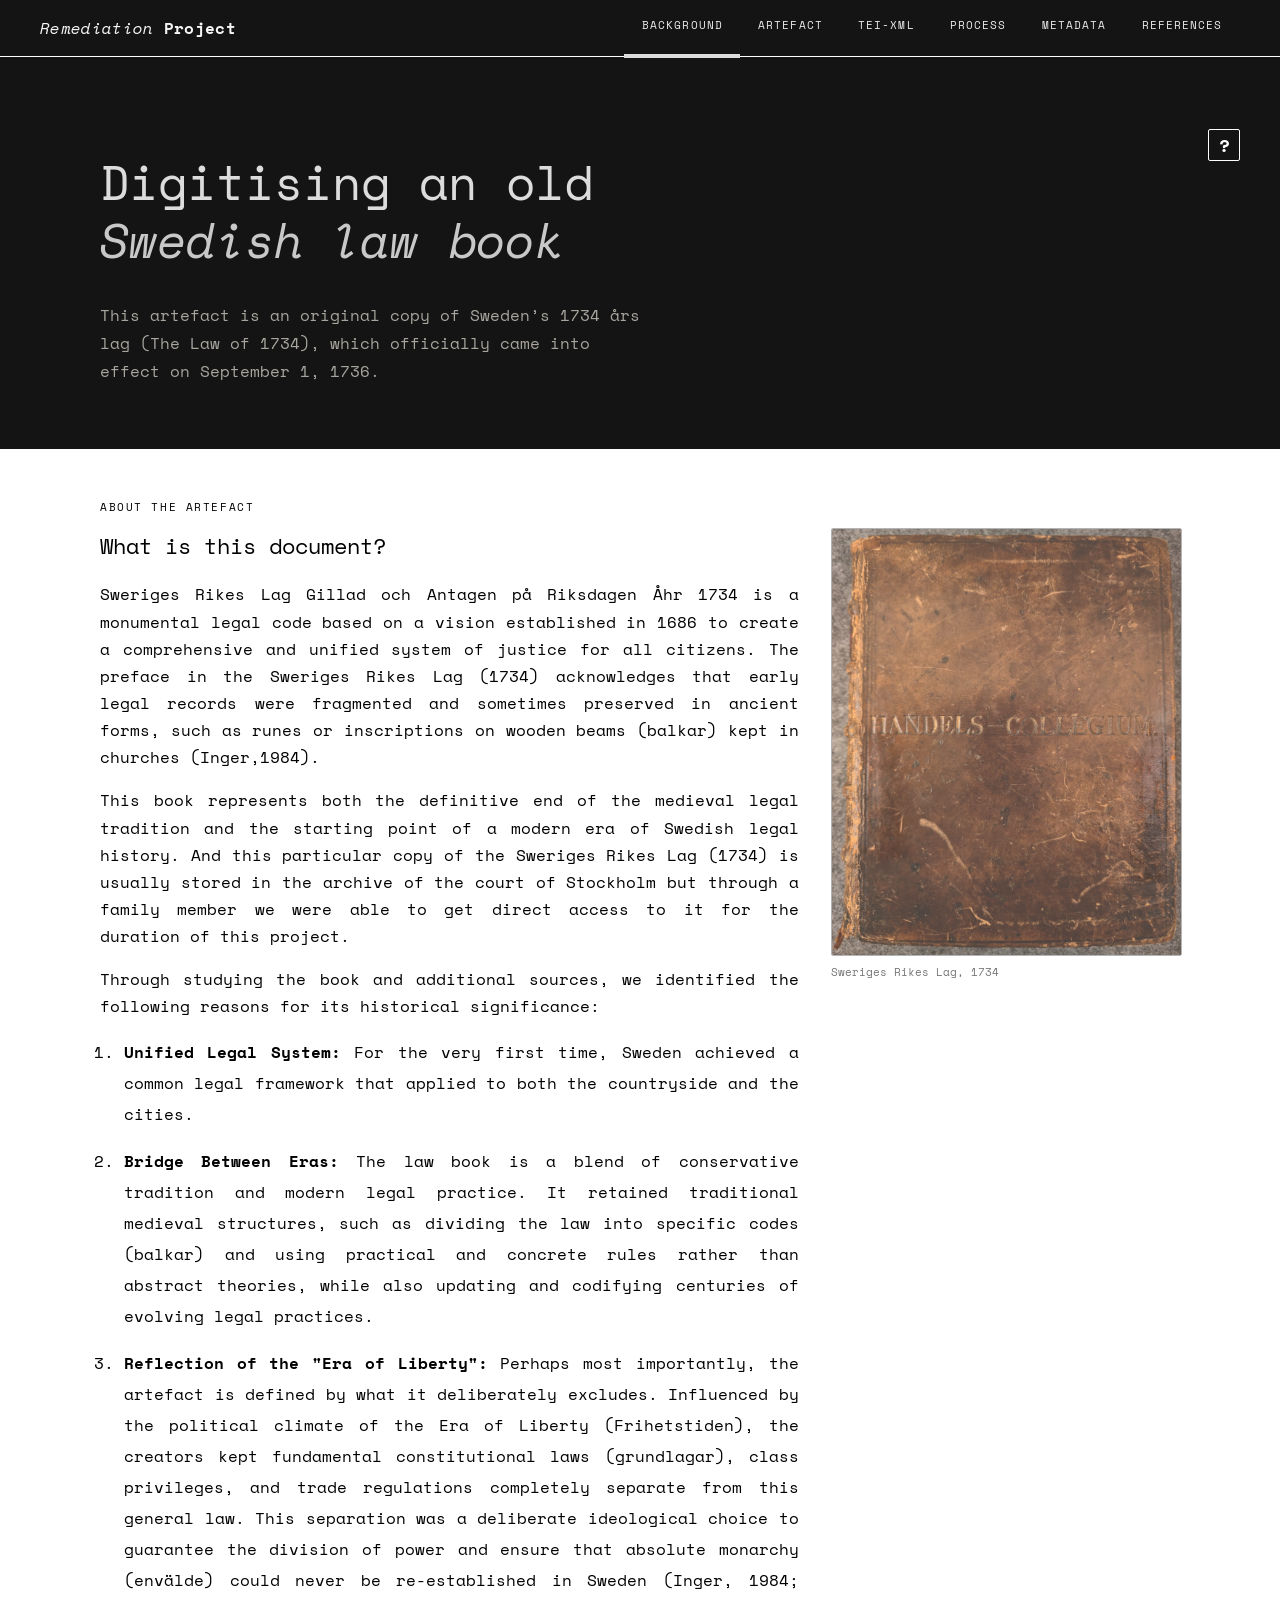
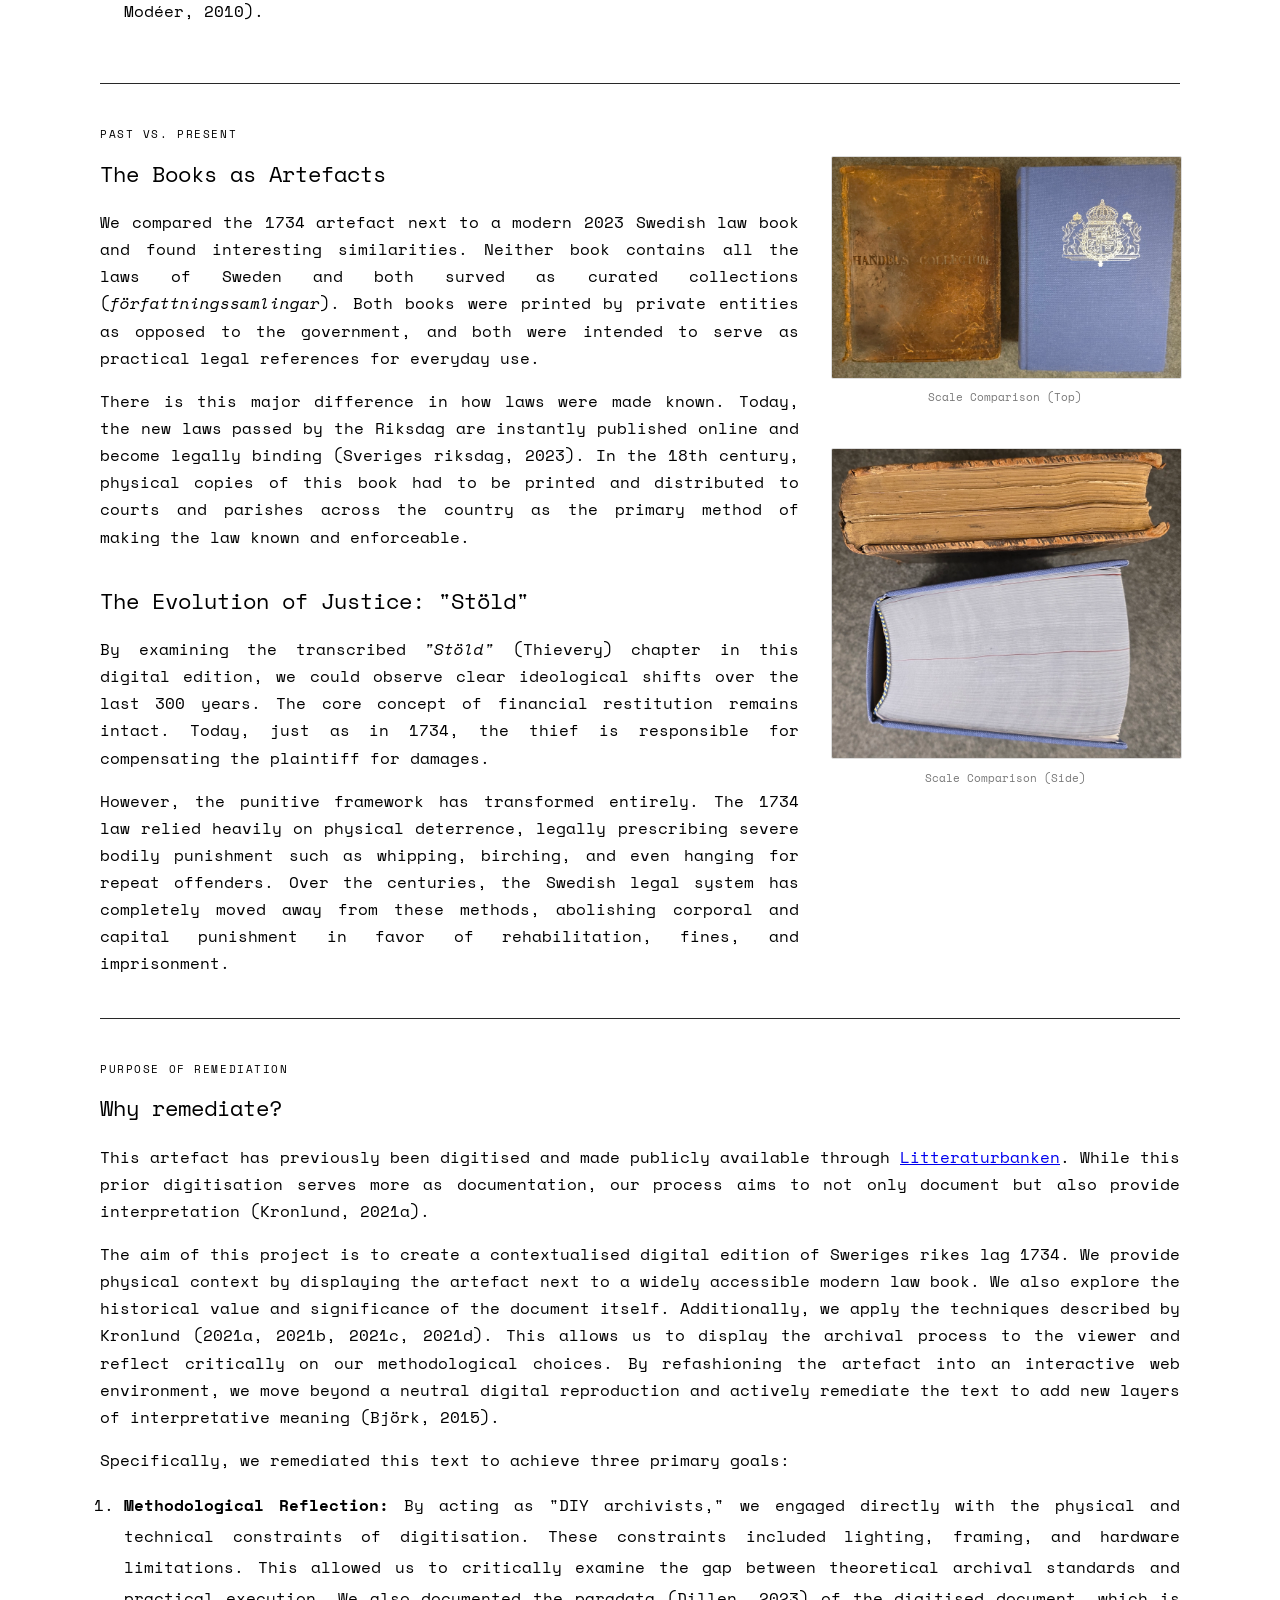
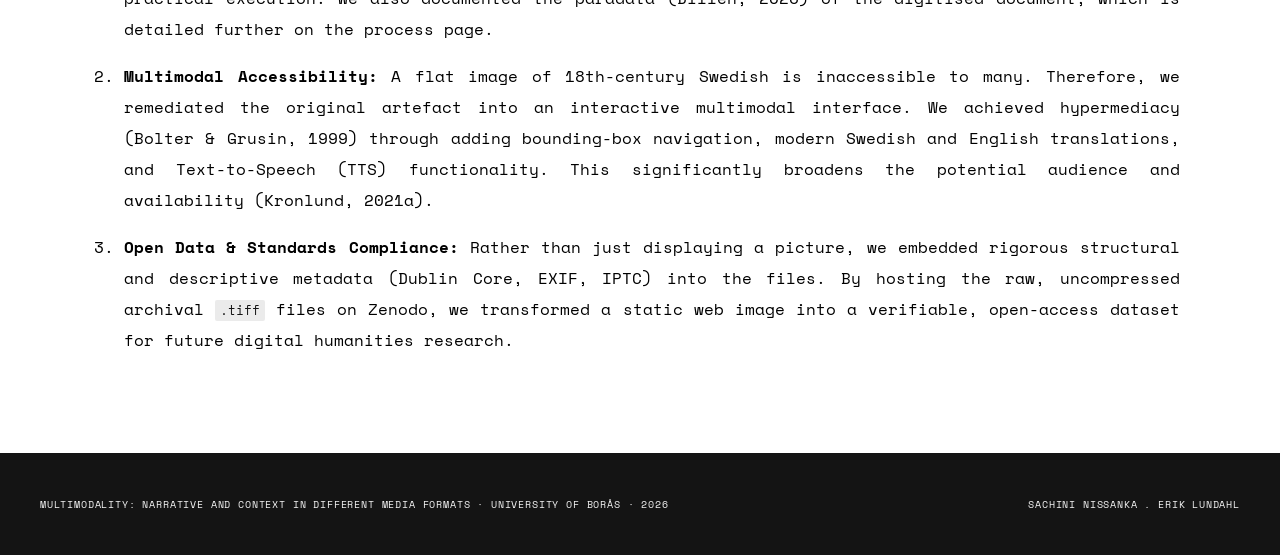
<file: index.html>
<!DOCTYPE html>
<html lang="en">
<head>
  <meta charset="UTF-8">
  <meta name="viewport" content="width=device-width, initial-scale=1.0">
  <title>Multimodality Remediation Project</title>
  <link href="https://fonts.googleapis.com/css2?family=Space+Mono:wght@400;700&display=swap" rel="stylesheet">
  <link rel="stylesheet" href="style.css">
  
  <script src="script.js" defer></script>
</head>
<body>
    
    <nav>
        <a href="index.html" class="nav-logo">Remediation <span>Project</span></a>
        <ul class="nav-links">
            <li><a href="index.html" class="active">Background</a></li>
            <li><a href="artefact.html">Artefact</a></li>
            <li><a href="teixml.html">TEI-XML</a></li>
            <li><a href="process.html">Process</a></li>
            <li><a href="metadata.html">Metadata</a></li>
            <li><a href="references.html">References</a></li>
        </ul>
    </nav>

    <header class="page-header">
        <div class="page-header-inner">
            <h1>Digitising an old<br><em>Swedish law book</em></h1>
            <p>This artefact is an original copy of Sweden’s 1734 års lag (The Law of 1734), which officially came into effect on September 1, 1736. </p>
        </div>
        
        <button id="help-btn" class="help-btn">?</button>
    </header>

    <main>
        <div>
            <span class="topic">About the artefact</span>
             <div class="about-grid">
                <div class="bodytext">
                    <h2>What is this document?</h2>
                    <p>
                        Sweriges Rikes Lag Gillad och Antagen på Riksdagen Åhr 1734 is a monumental legal code based on a vision 
                        established in 1686 to create a comprehensive and unified system of justice for all citizens. The preface in 
                        the Sweriges Rikes Lag (1734) acknowledges that early legal records were fragmented and sometimes preserved in 
                        ancient forms, such as runes or inscriptions on wooden beams (balkar) kept in churches (Inger,1984).
                    </p>
                    <p>
                        This book represents both the definitive end of the medieval legal tradition and the starting point of a 
                        modern era of Swedish legal history. And this particular copy of the Sweriges Rikes Lag (1734) is usually stored in 
                        the archive of the court of Stockholm but through a family member we were able to get direct access to it for the 
                        duration of this project.
                    </p>
                    <p>Through studying the book and additional sources, we identified the following reasons for its historical significance:</p>
                    <p>
                        <ol>
                           <li>
                                <strong>Unified Legal System:</strong> For the very first time, Sweden achieved a common legal framework 
                                that applied to both the countryside and the cities.
                           </li> 
                           <li>
                                <strong>Bridge Between Eras:</strong> The law book is a blend of conservative tradition and 
                                modern legal practice. It retained traditional medieval structures, such as dividing the law into specific 
                                codes (balkar) and using practical and concrete rules rather than abstract theories, while also 
                                updating and codifying centuries of evolving legal practices.
                           </li>
                           <li>
                                <strong>Reflection of the "Era of Liberty":</strong>  Perhaps most importantly, the artefact is defined 
                                by what it deliberately excludes. Influenced by the political climate of the Era of Liberty 
                                (Frihetstiden), the creators kept fundamental constitutional laws (grundlagar), class privileges, and 
                                trade regulations completely separate from this general law. This separation was a deliberate ideological 
                                choice to guarantee the division of power and ensure that absolute monarchy (envälde) could never be 
                                re-established in Sweden (Inger, 1984; Modéer, 2010).
                           </li>
                        </ol>    
                    </p>  
                </div>
                <div style="display: flex; flex-direction: column; min-height: 100%;">
                    <img 
                    src="assets/images/DocumentCoverwMetadata.webp" 
                    alt="Cover of Sweriges Rikes Lag 1734"
                    >
                    <p style="font-size:0.68rem; color:rgb(120,120,120); font-family:'Space Mono',monospace; margin-top:0.4rem;">
                    Sweriges Rikes Lag, 1734
                    </p>
                </div>
             </div>
        </div>
        <hr class="rule">
        <div>
            <span class="topic">Past vs. Present</span>
            <div class="about-grid">
                <div class="bodytext">
                    <h2>The Books as Artefacts</h2>
                    <p>
                        We compared the 1734 artefact next to a modern 2023 Swedish law book and found interesting similarities. 
                        Neither book contains all the laws of Sweden and both surved as curated collections 
                        (<em>författningssamlingar</em>). Both books were printed by private entities as opposed to the government, 
                        and both were intended to serve as practical legal references for everyday use.
                    </p>
                    <p>
                        There is this major difference in how laws were made known. Today, the new laws passed by the Riksdag are 
                        instantly published online and become legally binding (Sveriges riksdag, 2023). In the 18th century, physical copies of this book 
                        had to be printed and distributed to courts and parishes across the country as the primary method of making 
                        the law known and enforceable.
                    </p>
                    
                    <h2>The Evolution of Justice: "Stöld"</h2>
                    <p>
                        By examining the transcribed <em>"Stöld"</em> (Thievery) chapter in this digital edition, we could observe 
                        clear ideological shifts over the last 300 years. The core concept of financial restitution remains 
                        intact. Today, just as in 1734, the thief is responsible for compensating the plaintiff for damages. 
                    </p>
                    <p>
                        However, the punitive framework has transformed entirely. The 1734 law relied heavily on physical 
                        deterrence, legally prescribing severe bodily punishment such as whipping, birching, and even hanging for 
                        repeat offenders. Over the centuries, the Swedish legal system has completely moved away from these methods, 
                        abolishing corporal and capital punishment in favor of rehabilitation, fines, and imprisonment.
                    </p>
                </div>
                
                <div style="display: flex; flex-direction: column; gap: 30px; min-height: 100%;">
                    <div>
                        <img src="assets/images/DocumentComparisonTopwMetadata.webp" alt="1734 Law book next to modern law book" style="width: 100%; border-radius: 2px; border: 1px solid rgb(220, 220, 220);">
                        <p style="font-size:0.68rem; color:rgb(120,120,120); font-family:'Space Mono',monospace; margin-top:0.6rem; text-align: center;">
                            Scale Comparison (Top)
                        </p>
                    </div>
                    <div>
                        <img src="assets/images/DocumentComparisonSidewMetadata.webp" alt="Thickness comparison of the books" style="width: 100%; border-radius: 2px; border: 1px solid rgb(220, 220, 220);">
                        <p style="font-size:0.68rem; color:rgb(120,120,120); font-family:'Space Mono',monospace; margin-top:0.6rem; text-align: center;">
                            Scale Comparison (Side)
                        </p>
                    </div>
                </div>
            </div>
        </div>
        <hr class="rule">
        
        <div>
            <span class="topic">Purpose of remediation</span>
            <div class="bodytext">
                <h2>Why remediate?</h2>
                <p>
                    This artefact has previously been digitised and made publicly available through <a href="https://litteraturbanken.se/författare/Anonym/titlar/SwerigesRikesLag1734/sida/252/faksimil">Litteraturbanken</a>. 
                    While this prior digitisation serves more as documentation, our process aims to not only document but also provide 
                    interpretation (Kronlund, 2021a).
                </p>
                <p>
                    The aim of this project is to create a contextualised digital edition of Sweriges rikes lag 1734. 
                    We provide physical context by displaying the artefact next to a widely accessible modern law book. 
                    We also explore the historical value and significance of the document itself. Additionally, we apply the techniques 
                    described by Kronlund (2021a, 2021b, 2021c, 2021d). This allows us to display the archival process to the viewer 
                    and reflect critically on our methodological choices. By refashioning the artefact into an interactive web environment, 
                    we move beyond a neutral digital reproduction and actively remediate the text to add new layers of interpretative 
                    meaning (Björk, 2015).
                </p>
                <p>
                    Specifically, we remediated this text to achieve three primary goals:
                </p>
                <ol>
                    <li style="margin-bottom: 1rem;">
                        <strong>Methodological Reflection:</strong> By acting as "DIY archivists," we engaged directly with the physical and technical constraints of 
                        digitisation. These constraints included lighting, framing, and hardware limitations. This allowed us to critically examine the gap 
                        between theoretical archival standards and practical execution. We also documented the paradata (Dillen, 2023) of 
                        the digitised document, which is detailed further on the process page.
                    </li>
                    <li style="margin-bottom: 1rem;">
                        <strong>Multimodal Accessibility:</strong> A flat image of 18th-century Swedish is inaccessible to many. 
                        Therefore, we remediated the original artefact into an interactive multimodal interface. We achieved 
                        hypermediacy (Bolter & Grusin, 1999) through adding bounding-box navigation, modern Swedish and English 
                        translations, and Text-to-Speech (TTS) functionality. This significantly broadens the potential audience and 
                        availability (Kronlund, 2021a).
                    </li>
                    <li style="margin-bottom: 1rem;">
                        <strong>Open Data & Standards Compliance:</strong> Rather than just displaying a picture, we embedded 
                        rigorous structural and descriptive metadata (Dublin Core, EXIF, IPTC) into the files. By hosting the raw, 
                        uncompressed archival <code>.tiff</code> files on Zenodo, we transformed a static web image into a 
                        verifiable, open-access dataset for future digital humanities research.
                    </li>
                </ol>
            </div>
        </div>
    </main>

    <div id="help-modal" class="help-modal">
        <div class="help-modal-content">
            <div class="help-modal-header">
                <span>WEBSITE GUIDE</span>
                <button class="close-help-btn" id="close-help-btn">&times; Close</button>
            </div>
            <div class="help-modal-body bodytext">
                <p><strong>Welcome to the Remediation Project!</strong></p>
                <p>Here is a quick guide to navigating this digital edition:</p>
                <ul>
                    <li><strong>Background:</strong> Learn about the 1734 law book and our project goals.</li>
                    <li><strong>Artefact:</strong> Interact with the digitised pages, view translations, and listen to the text-to-speech.</li>
                    <li><strong>Process:</strong> Read about our DIY digitisation methodology and image capture iterations.</li>
                    <li><strong>Metadata & TEI-XML:</strong> Explore the underlying structural data and archival standards.</li>
                </ul>
            </div>
        </div>
    </div>

    <footer>
        <p>Multimodality: Narrative and Context in Different Media Formats · University of Borås · 2026</p>
        <p>Sachini Nissanka . Erik Lundahl</p>
    </footer>
</body>
</html>
</file>
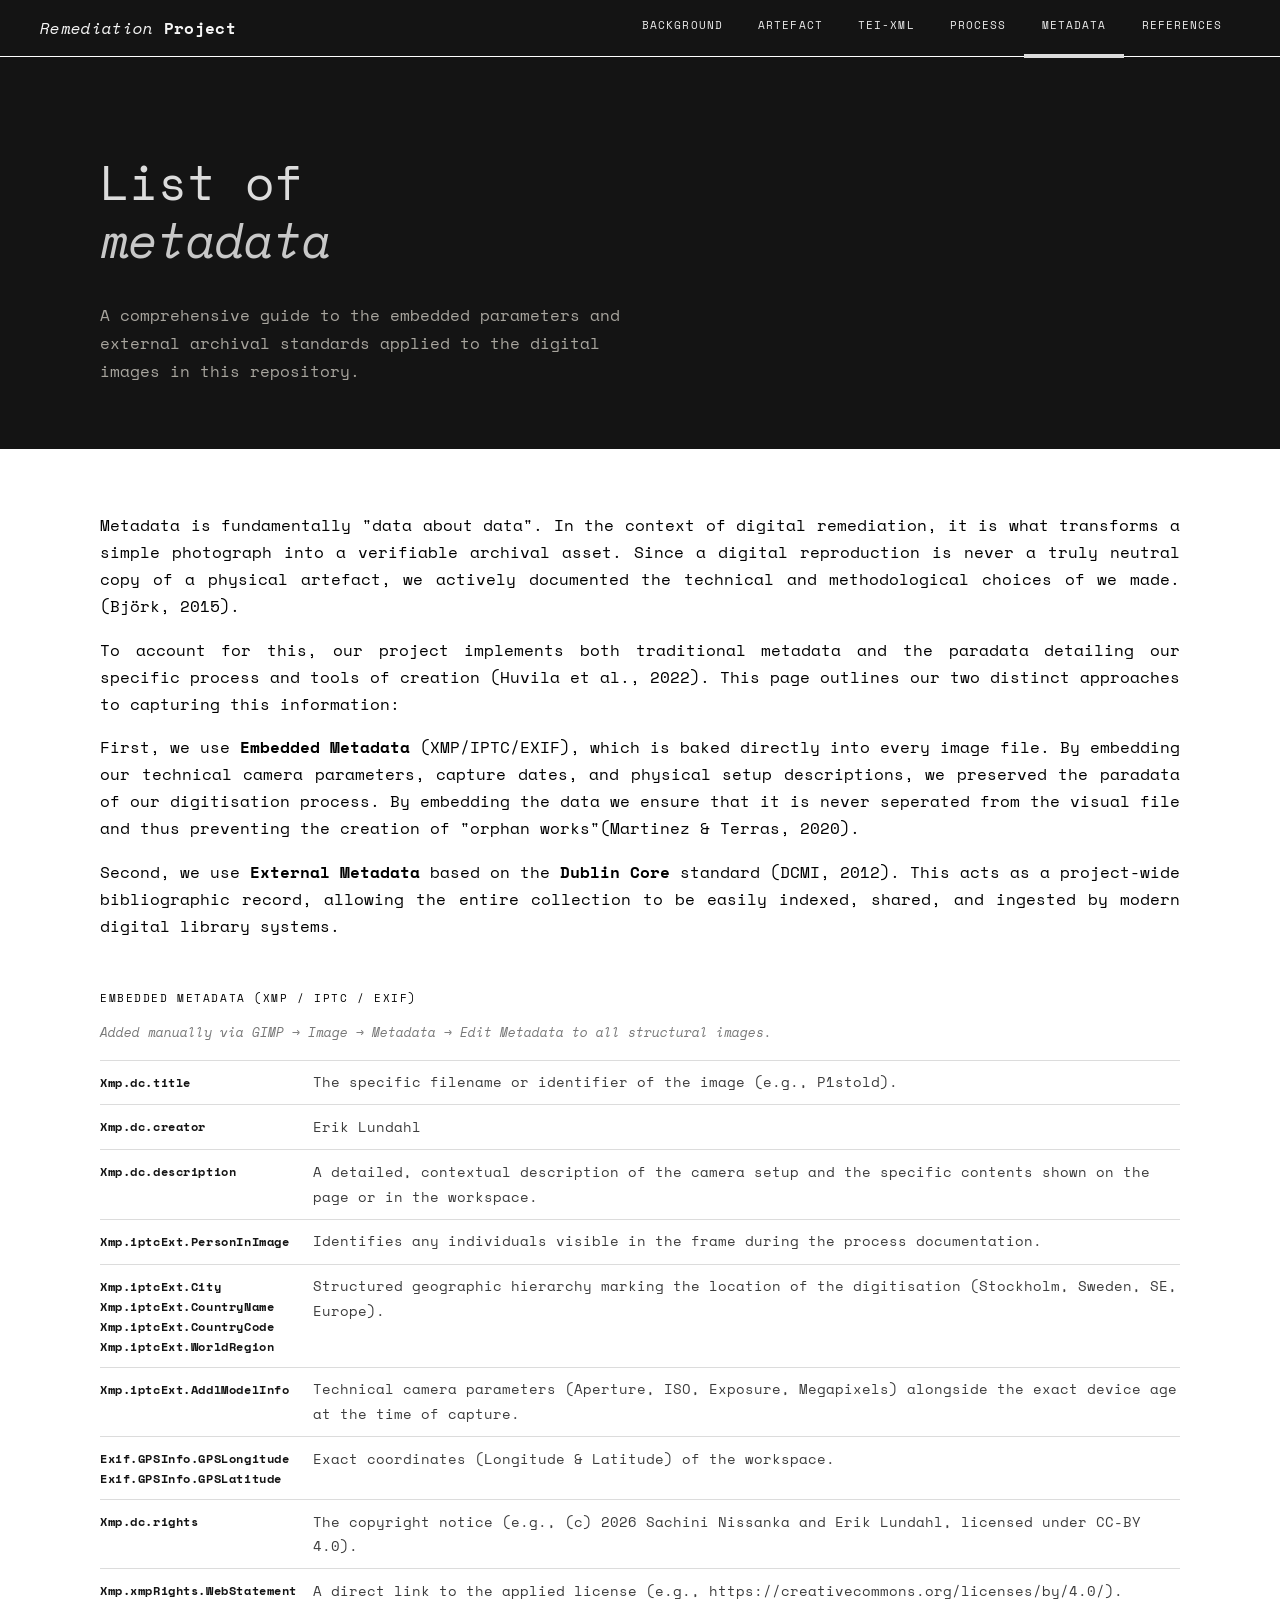
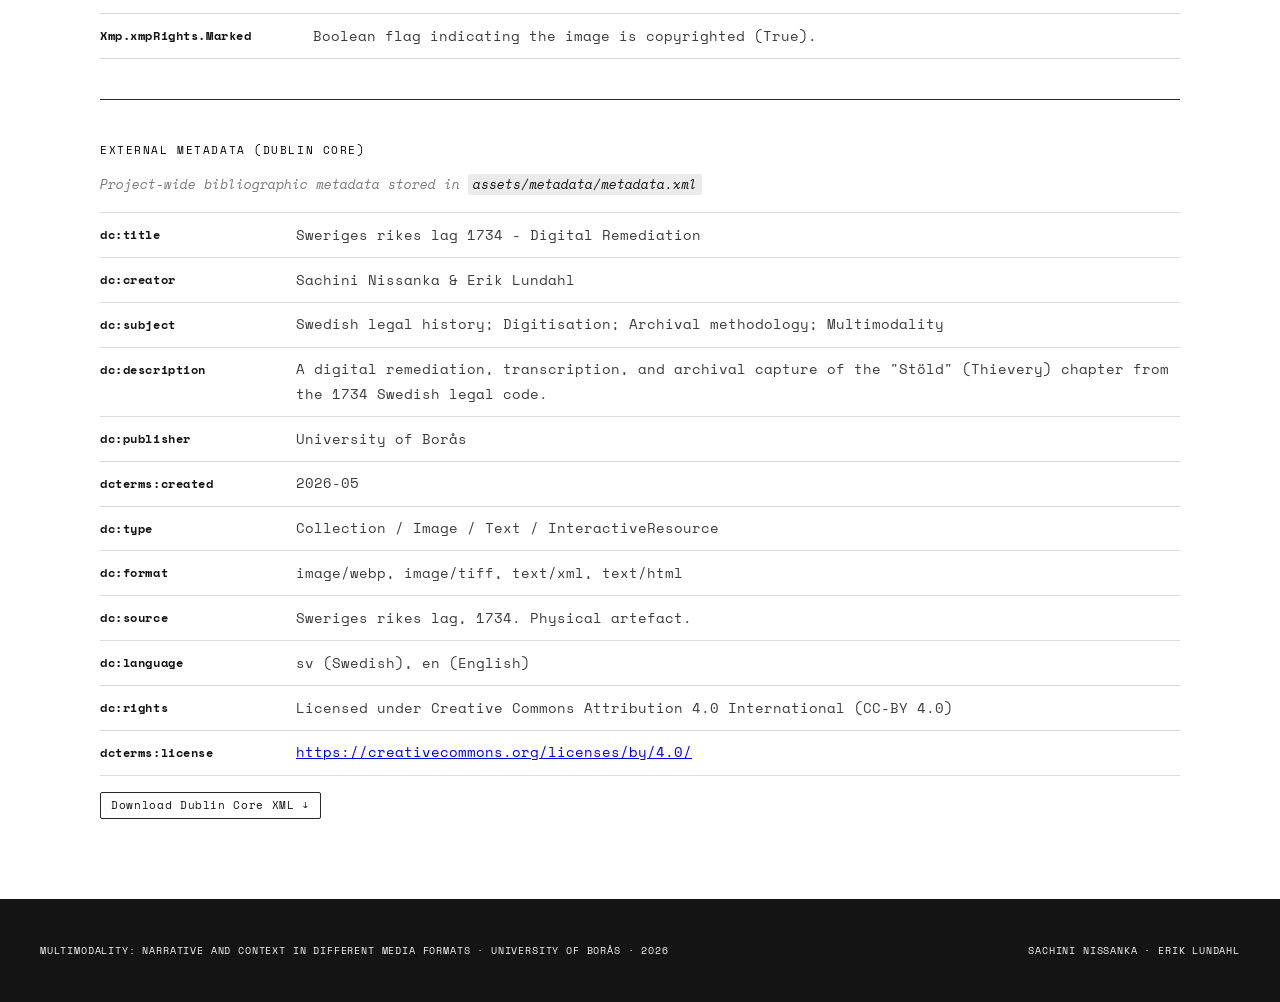
<file: metadata.html>
<!DOCTYPE html>
<html lang="en">
<head>
  <meta charset="UTF-8">
  <meta name="viewport" content="width=device-width, initial-scale=1.0">
  <title>Multimodality Remediation Project - Metadata</title>
  <link href="https://fonts.googleapis.com/css2?family=Space+Mono:wght@400;700&display=swap" rel="stylesheet">
  <link rel="stylesheet" href="style.css">
</head>
<body>
    <nav>
        <a href="index.html" class="nav-logo">Remediation <span>Project</span></a>
        <ul class="nav-links">
            <li><a href="index.html">Background</a></li>
            <li><a href="artefact.html">Artefact</a></li>
            <li><a href="teixml.html">TEI-XML</a></li>
            <li><a href="process.html">Process</a></li>
            <li><a href="metadata.html" class="active">Metadata</a></li>
            <li><a href="references.html">References</a></li>
        </ul>
    </nav>
    <header class="page-header">
        <div class="page-header-inner">
            <h1>List of<br><em>metadata</em></h1>
            <p>A comprehensive guide to the embedded parameters and external archival standards applied to the digital images in this repository.</p>
        </div>
    </header>
    <main>
        <div style="margin-bottom: 3rem;">
            <div class="bodytext">
                <p>
                    Metadata is fundamentally "data about data". In the context of digital remediation, it is what transforms a simple 
                    photograph into a verifiable archival asset. Since a digital reproduction is never a truly neutral copy of a 
                    physical artefact, we actively documented the technical and methodological choices of we made. (Björk, 2015).
                </p>
                <p>
                    To account for this, our project implements both traditional metadata and the paradata detailing our specific process 
                    and tools of creation (Huvila et al., 2022). This page outlines our two distinct approaches to capturing this 
                    information:
                </p>
                <p>
                    First, we use <strong>Embedded Metadata</strong> (XMP/IPTC/EXIF), which is baked directly into every image file. 
                    By embedding our technical camera parameters, capture dates, and physical setup descriptions, we preserved 
                    the paradata of our digitisation process. By embedding the data we ensure that it is never seperated from 
                    the visual file and thus preventing the creation of "orphan works"(Martinez & Terras, 2020).
                </p>
                <p>
                    Second, we use <strong>External Metadata</strong> based on the <strong>Dublin Core</strong> standard (DCMI, 2012). 
                    This acts as a project-wide bibliographic record, allowing the entire collection to be easily indexed, shared, and 
                    ingested by modern digital library systems.
                </p>
            </div>
        </div>
        <div>
            <span class="topic">Embedded metadata (XMP / IPTC / EXIF)</span>
            <p style="font-size:0.82rem; color:rgb(120,120,120); margin-bottom:1rem; font-style:italic;">
            Added manually via GIMP &rarr; Image &rarr; Metadata &rarr; Edit Metadata to all structural images.
            </p>
            <table class="meta-table">
          <tr><td>Xmp.dc.title</td><td>The specific filename or identifier of the image (e.g., P1stold).</td></tr>
          <tr><td>Xmp.dc.creator</td><td>Erik Lundahl</td></tr>
          <tr><td>Xmp.dc.description</td><td>A detailed, contextual description of the camera setup and the specific contents shown on the page or in the workspace.</td></tr>
          <tr><td>Xmp.iptcExt.PersonInImage</td><td>Identifies any individuals visible in the frame during the process documentation.</td></tr>
          <tr>
              <td>
                  Xmp.iptcExt.City<br>
                  Xmp.iptcExt.CountryName<br>
                  Xmp.iptcExt.CountryCode<br>
                  Xmp.iptcExt.WorldRegion
              </td>
              <td>Structured geographic hierarchy marking the location of the digitisation (Stockholm, Sweden, SE, Europe).</td>
          </tr>
          <tr><td>Xmp.iptcExt.AddlModelInfo</td><td>Technical camera parameters (Aperture, ISO, Exposure, Megapixels) alongside the exact device age at the time of capture.</td></tr>
          <tr>
              <td>
                  Exif.GPSInfo.GPSLongitude<br>
                  Exif.GPSInfo.GPSLatitude<br>
              </td>
              <td>Exact coordinates (Longitude & Latitude) of the workspace.</td>
          </tr>
          <tr><td>Xmp.dc.rights</td><td>The copyright notice (e.g., (c) 2026 Sachini Nissanka and Erik Lundahl, licensed under CC-BY 4.0).</td></tr>
          <tr><td>Xmp.xmpRights.WebStatement</td><td>A direct link to the applied license (e.g., https://creativecommons.org/licenses/by/4.0/).</td></tr>
          <tr><td>Xmp.xmpRights.Marked</td><td>Boolean flag indicating the image is copyrighted (True).</td></tr>
      </table>
        </div>
        <hr class="rule">
        <div>
      <span class="topic">External metadata (Dublin Core)</span>
      <p style="font-size:0.82rem; color:rgb(120,120,120); margin-bottom:1rem; font-style:italic;">
        Project-wide bibliographic metadata stored in <code style="font-family:'Space Mono', monospace; font-size:0.8rem;">assets/metadata/metadata.xml</code>
      </p>
      <table class="meta-table">
        <tr><td>dc:title</td><td>Sweriges rikes lag 1734 - Digital Remediation</td></tr>
        <tr><td>dc:creator</td><td>Sachini Nissanka &amp; Erik Lundahl</td></tr>
        <tr><td>dc:subject</td><td>Swedish legal history; Digitisation; Archival methodology; Multimodality</td></tr>
        <tr><td>dc:description</td><td>A digital remediation, transcription, and archival capture of the "Stöld" (Thievery) chapter from the 1734 Swedish legal code.</td></tr>
        <tr><td>dc:publisher</td><td>University of Borås</td></tr>
        <tr><td>dcterms:created</td><td>2026-05</td></tr>
        <tr><td>dc:type</td><td>Collection / Image / Text / InteractiveResource</td></tr>
        <tr><td>dc:format</td><td>image/webp, image/tiff, text/xml, text/html</td></tr>
        <tr><td>dc:source</td><td>Sweriges rikes lag, 1734. Physical artefact.</td></tr>
        <tr><td>dc:language</td><td>sv (Swedish), en (English)</td></tr>
        <tr><td>dc:rights</td><td>Licensed under Creative Commons Attribution 4.0 International (CC-BY 4.0)</td></tr>
        <tr><td>dcterms:license</td><td><a href="https://creativecommons.org/licenses/by/4.0/" target="_blank">https://creativecommons.org/licenses/by/4.0/</a></td></tr>
      </table>
      <a class="img-download" href="assets/metadata/metadata.xml" style="margin-top:1rem;">
        Download Dublin Core XML &darr;
      </a>
    </div>

    </main>
    <footer>
        <p>Multimodality: Narrative and Context in Different Media Formats · University of Borås · 2026</p>
        <p>Sachini Nissanka · Erik Lundahl</p>
    </footer>
</body>
</html>
</file>
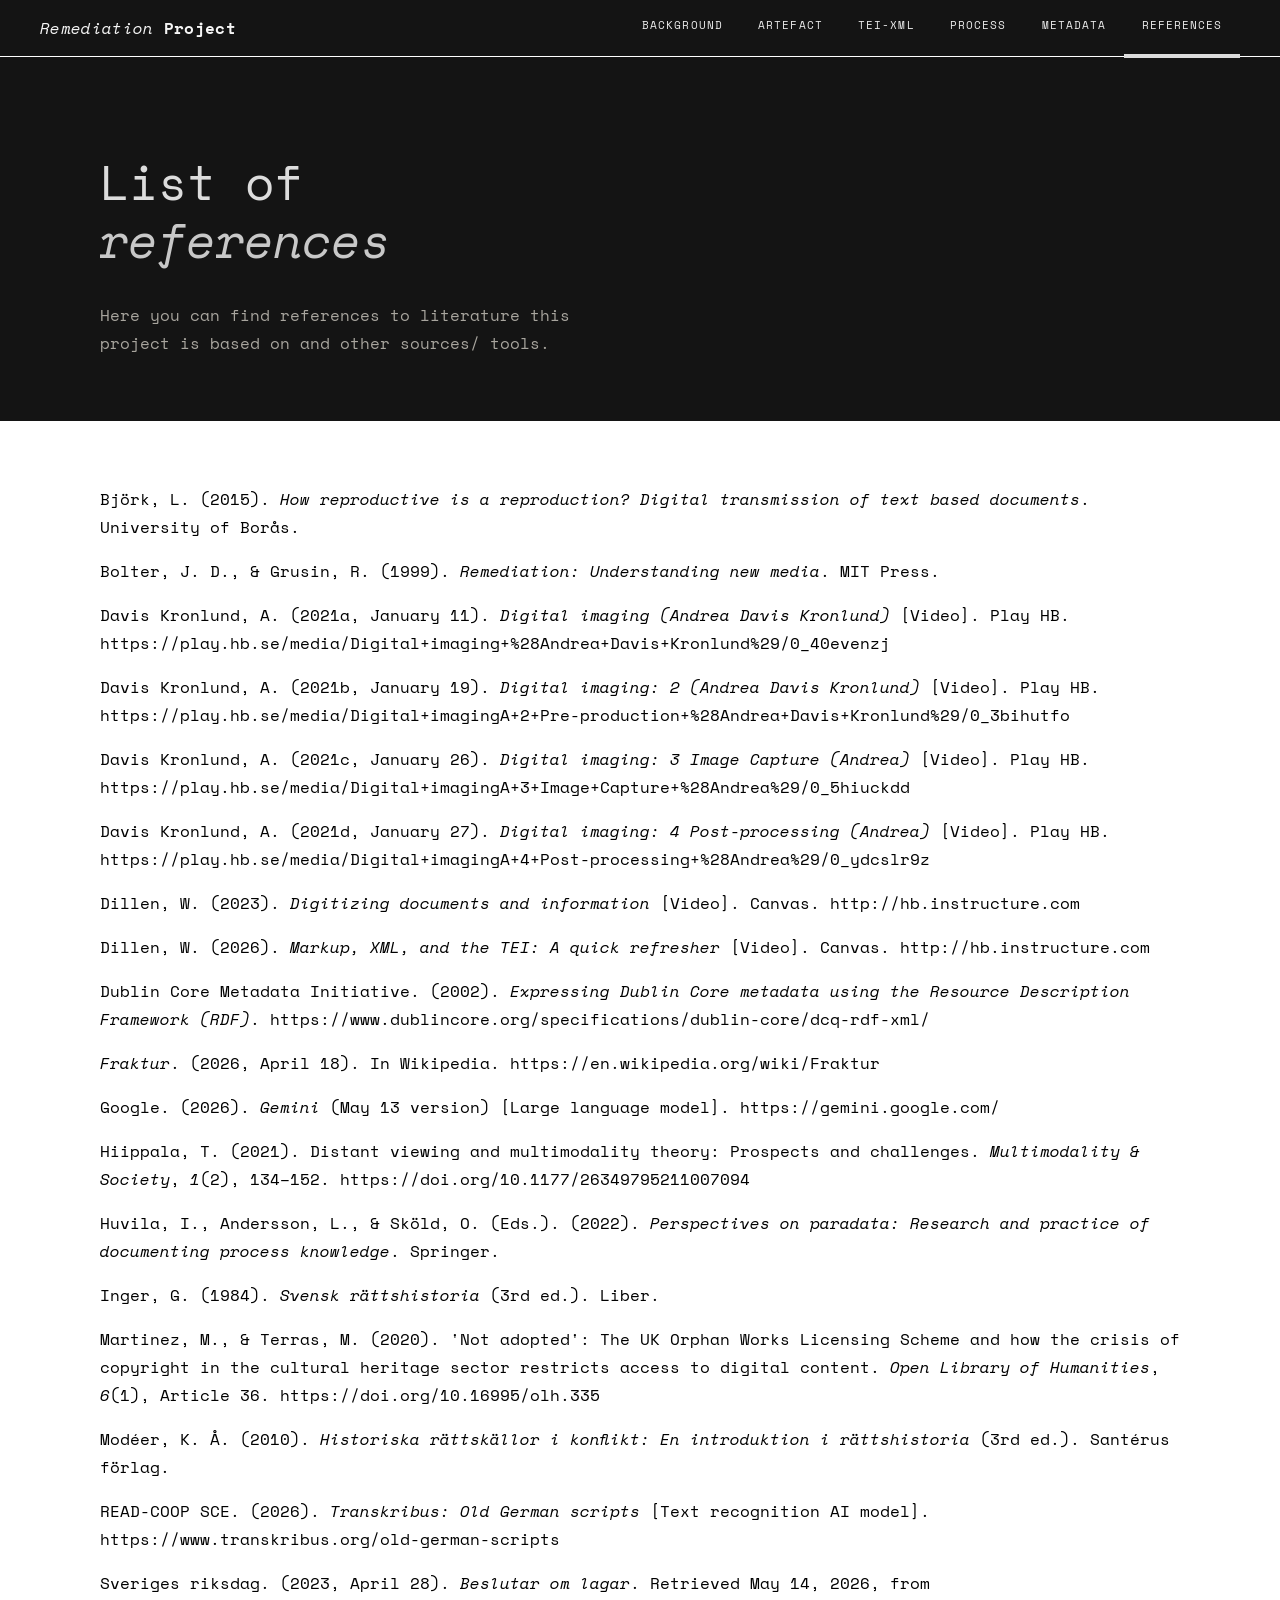
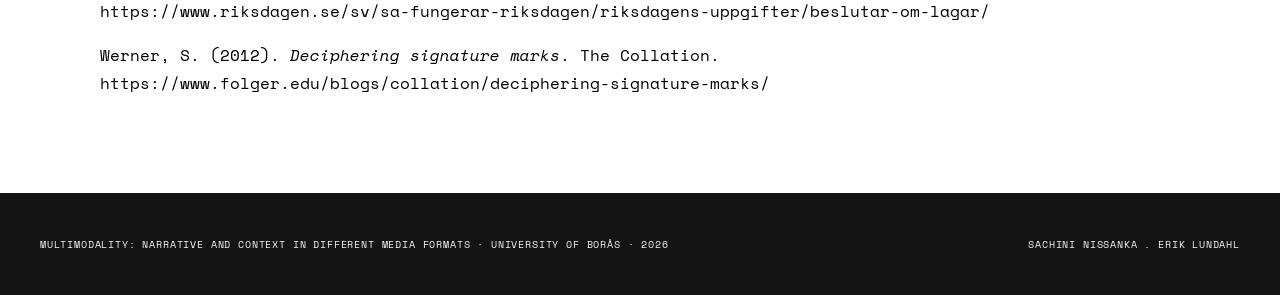
<file: references.html>
<!DOCTYPE html>
<html lang="en">
<head>
  <meta charset="UTF-8">
  <meta name="viewport" content="width=device-width, initial-scale=1.0">
  <title>Multimodality Remediation Project</title>
  <link href="https://fonts.googleapis.com/css2?family=Space+Mono:wght@400;700&display=swap" rel="stylesheet">
  <link rel="stylesheet" href="style.css">
</head>
<body>
    <nav>
        <a href="index.html" class="nav-logo">Remediation <span>Project</span></a>
        <ul class="nav-links">
            <li><a href="index.html">Background</a></li>
            <li><a href="artefact.html">Artefact</a></li>
            <li><a href="teixml.html">TEI-XML</a></li>
            <li><a href="process.html">Process</a></li>
            <li><a href="metadata.html">Metadata</a></li>
            <li><a href="references.html" class="active">References</a></li>
        </ul>
    </nav>
    <header class="page-header">
        <div class="page-header-inner">
            <h1>List of<br><em>references</em></h1>
            <p>Here you can find references to literature this project is based on and other sources/ tools.</p>
        </div>
    </header>
    <main>
        <div class="bodytextref">
            <p>Björk, L. (2015). <em>How reproductive is a reproduction? Digital transmission of text based documents</em>. University of Borås.</p>
            <p>Bolter, J. D., & Grusin, R. (1999). <em>Remediation: Understanding new media</em>. MIT Press.</p>
            <p>Davis Kronlund, A. (2021a, January 11). <em>Digital imaging (Andrea Davis Kronlund)</em> [Video]. Play HB. https://play.hb.se/media/Digital+imaging+%28Andrea+Davis+Kronlund%29/0_40evenzj</p>
            <p>Davis Kronlund, A. (2021b, January 19). <em>Digital imaging: 2 (Andrea Davis Kronlund)</em> [Video]. Play HB. https://play.hb.se/media/Digital+imagingA+2+Pre-production+%28Andrea+Davis+Kronlund%29/0_3bihutfo</p>
            <p>Davis Kronlund, A. (2021c, January 26). <em>Digital imaging: 3 Image Capture (Andrea)</em> [Video]. Play HB. https://play.hb.se/media/Digital+imagingA+3+Image+Capture+%28Andrea%29/0_5hiuckdd</p>
            <p>Davis Kronlund, A. (2021d, January 27). <em>Digital imaging: 4 Post-processing (Andrea)</em> [Video]. Play HB. https://play.hb.se/media/Digital+imagingA+4+Post-processing+%28Andrea%29/0_ydcslr9z</p>
            <p>Dillen, W. (2023). <em>Digitizing documents and information</em> [Video]. Canvas. http://hb.instructure.com</p>
            <p>Dillen, W. (2026). <em>Markup, XML, and the TEI: A quick refresher</em> [Video]. Canvas. http://hb.instructure.com</p>
            <p>Dublin Core Metadata Initiative. (2002). <em>Expressing Dublin Core metadata using the Resource Description Framework (RDF)</em>. https://www.dublincore.org/specifications/dublin-core/dcq-rdf-xml/</p>
            <p><em>Fraktur</em>. (2026, April 18). In Wikipedia. https://en.wikipedia.org/wiki/Fraktur</p>
            <p>Google. (2026). <em>Gemini</em> (May 13 version) [Large language model]. https://gemini.google.com/</p>
            <p>Hiippala, T. (2021). Distant viewing and multimodality theory: Prospects and challenges. <em>Multimodality & Society</em>, <em>1</em>(2), 134–152. https://doi.org/10.1177/26349795211007094</p>
            <p>Huvila, I., Andersson, L., & Sköld, O. (Eds.). (2022). <em>Perspectives on paradata: Research and practice of documenting process knowledge</em>. Springer.</p>
            <p>Inger, G. (1984). <em>Svensk rättshistoria</em> (3rd ed.). Liber.</p>
            <p>Martinez, M., & Terras, M. (2020). 'Not adopted': The UK Orphan Works Licensing Scheme and how the crisis of copyright in the cultural heritage sector restricts access to digital content. <em>Open Library of Humanities</em>, <em>6</em>(1), Article 36. https://doi.org/10.16995/olh.335</p>
            <p>Modéer, K. Å. (2010). <em>Historiska rättskällor i konflikt: En introduktion i rättshistoria</em> (3rd ed.). Santérus förlag.</p>
            <p>READ-COOP SCE. (2026). <em>Transkribus: Old German scripts</em> [Text recognition AI model]. https://www.transkribus.org/old-german-scripts</p>
            <p>Sveriges riksdag. (2023, April 28). <em>Beslutar om lagar</em>. Retrieved May 14, 2026, from https://www.riksdagen.se/sv/sa-fungerar-riksdagen/riksdagens-uppgifter/beslutar-om-lagar/</p>
            <p>Werner, S. (2012). <em>Deciphering signature marks</em>. The Collation. https://www.folger.edu/blogs/collation/deciphering-signature-marks/</p>
        </div>
    </main>
    <footer>
        <p>Multimodality: Narrative and Context in Different Media Formats · University of Borås · 2026</p>
        <p>Sachini Nissanka . Erik Lundahl</p>
    </footer>
</body>
</html>
</file>
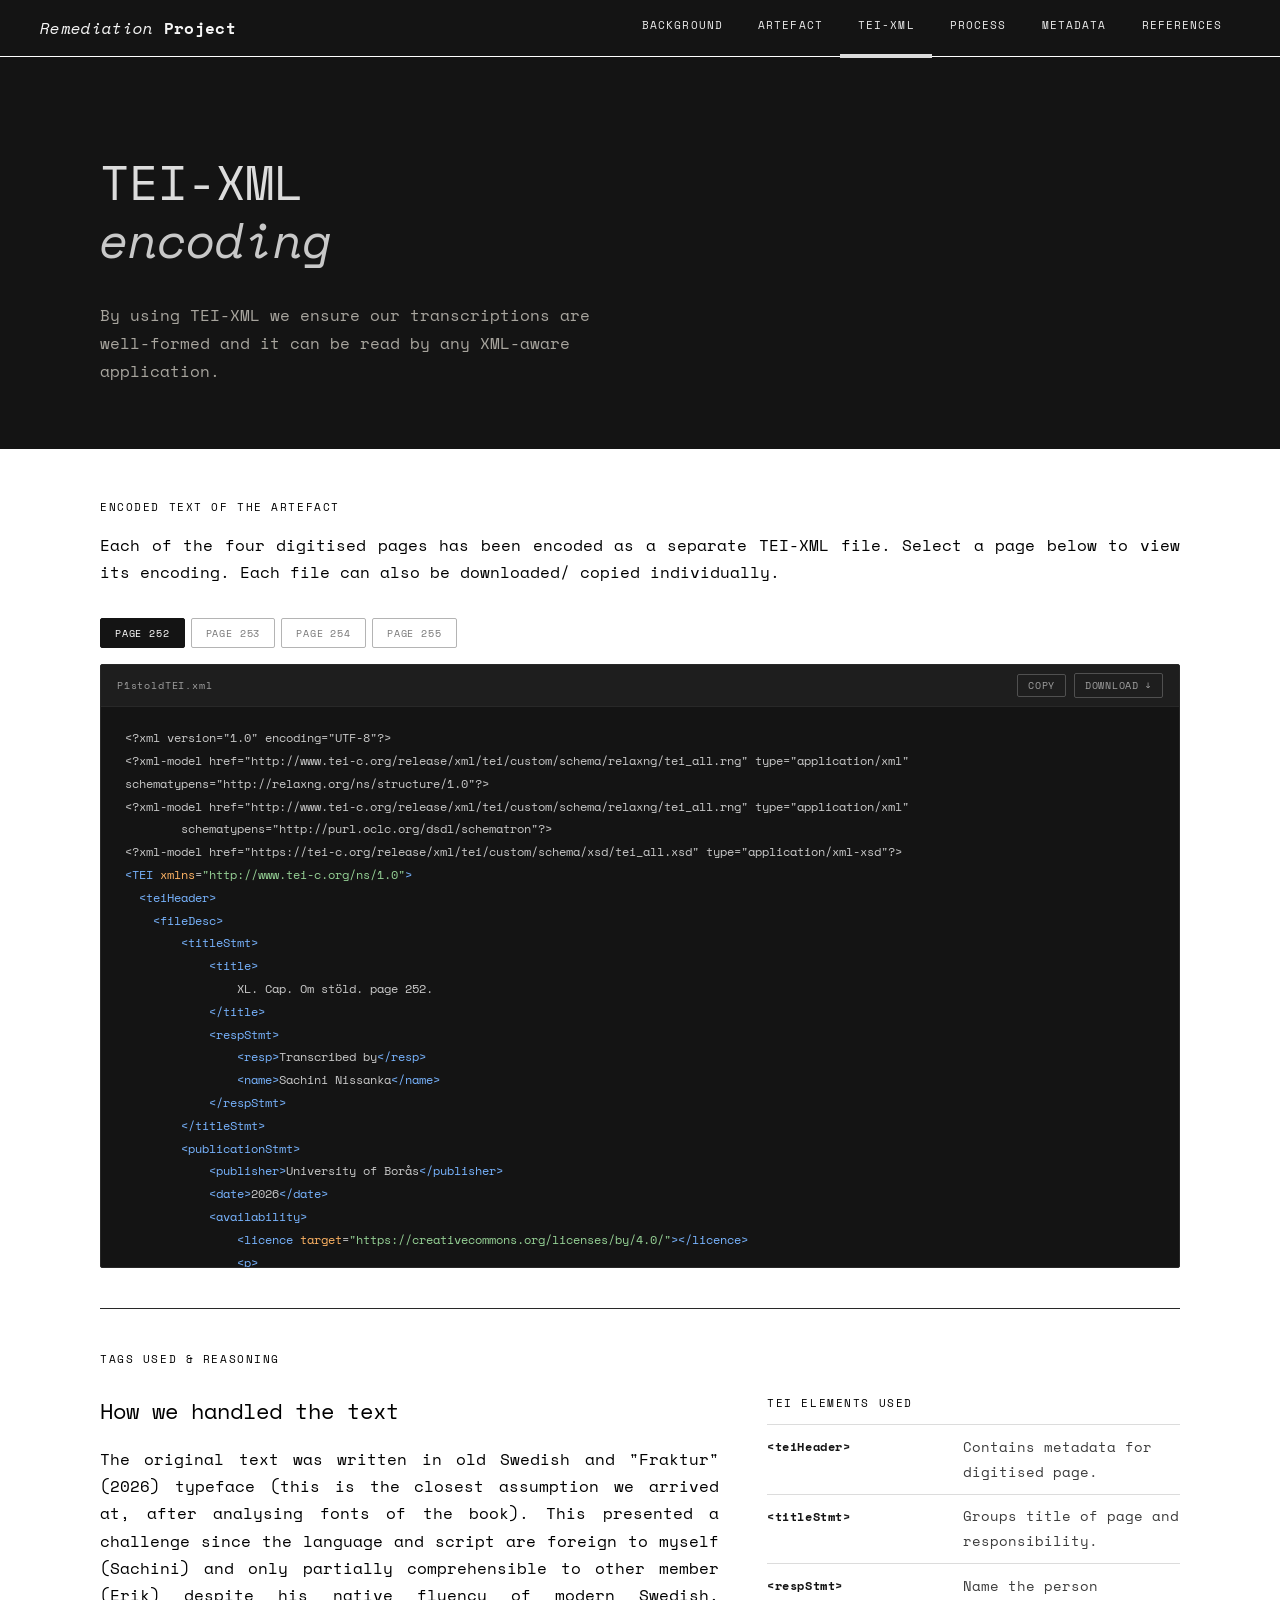
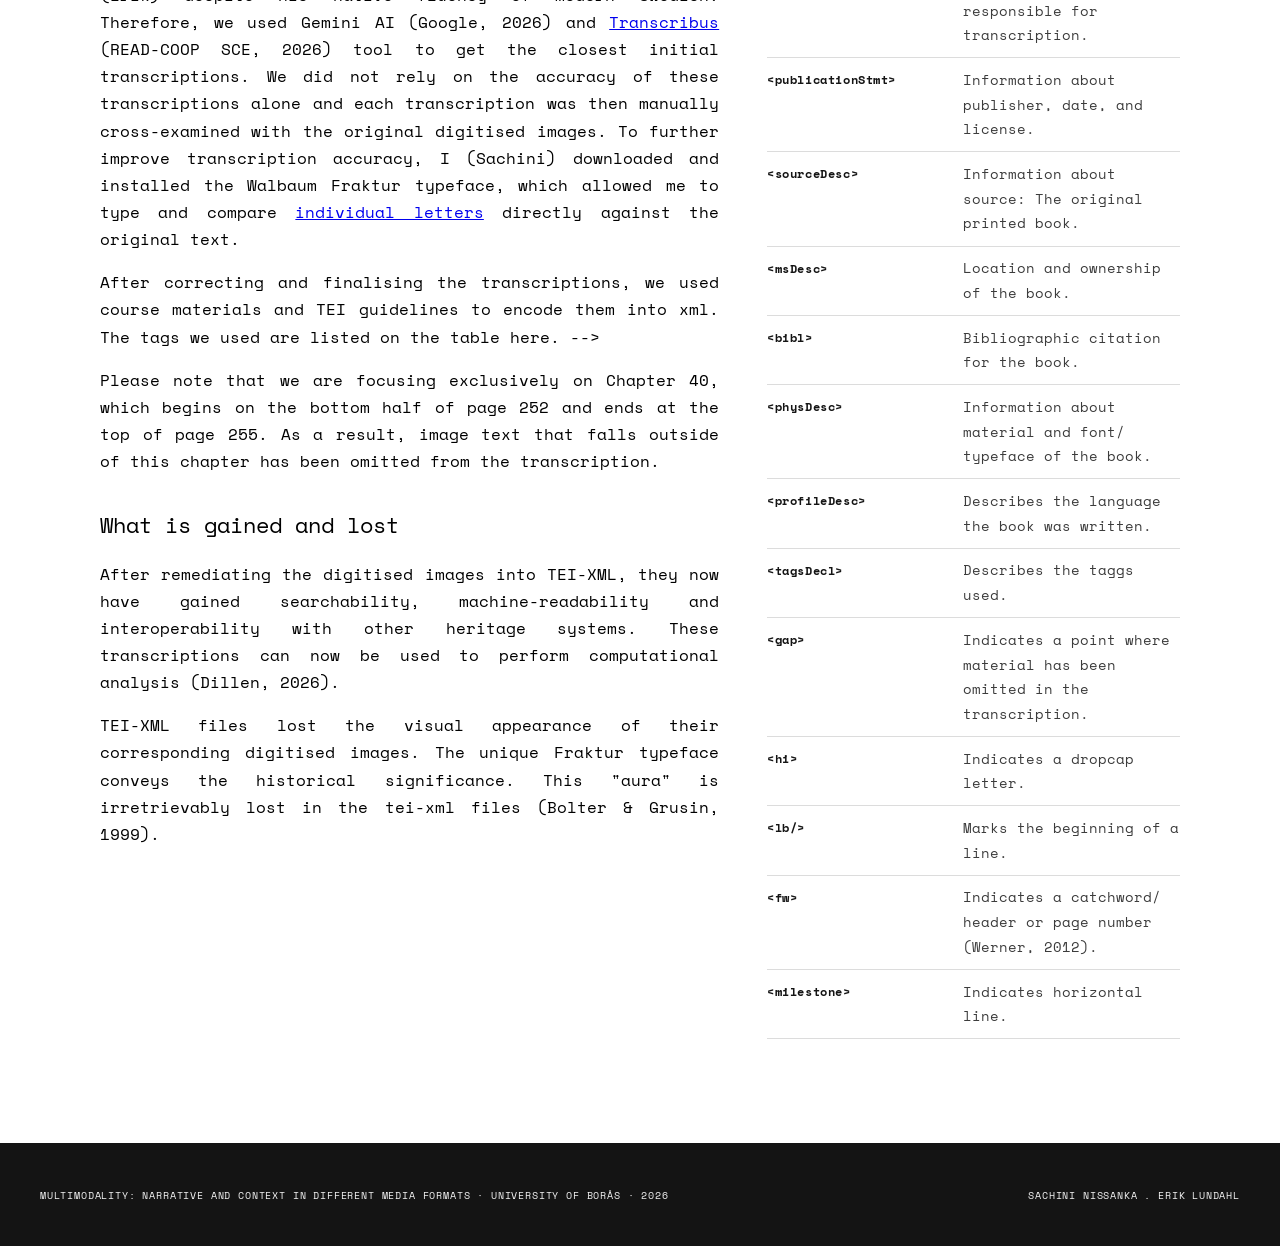
<file: teixml.html>
<!DOCTYPE html>
<html lang="en">
<head>
  <meta charset="UTF-8">
  <meta name="viewport" content="width=device-width, initial-scale=1.0">
  <title>Multimodality Remediation Project</title>
  <link href="https://fonts.googleapis.com/css2?family=Space+Mono:wght@400;700&display=swap" rel="stylesheet">
  <link rel="stylesheet" href="style.css">
</head>
<body>
    <nav>
        <a href="index.html" class="nav-logo">Remediation <span>Project</span></a>
        <ul class="nav-links">
            <li><a href="index.html">Background</a></li>
            <li><a href="artefact.html">Artefact</a></li>
            <li><a href="teixml.html" class="active">TEI-XML</a></li>
            <li><a href="process.html">Process</a></li>
            <li><a href="metadata.html">Metadata</a></li>
            <li><a href="references.html">References</a></li>
        </ul>
    </nav>
    <header class="page-header">
        <div class="page-header-inner">
            <h1>TEI-XML<br><em>encoding</em></h1>
            <p>By using TEI-XML we ensure our transcriptions are well-formed and it can be read by any XML-aware application.</p>
        </div>
    </header>
    <main>
        <div>
      <span class="topic">Encoded text of the artefact</span>
      <div class="bodytext">
        <p>Each of the four digitised pages has been encoded as a separate TEI-XML file. Select a page below to view its encoding. Each file can also be downloaded/ copied individually.</p>
      </div>
    </div>

    <div class="xml-viewer-wrap">
      <div class="xml-file-tabs">
        <button class="xml-file-tab active" onclick="loadXML(0, this)">Page 252</button>
        <button class="xml-file-tab" onclick="loadXML(1, this)">Page 253</button>
        <button class="xml-file-tab" onclick="loadXML(2, this)">Page 254</button>
        <button class="xml-file-tab" onclick="loadXML(3, this)">Page 255</button>
      </div>

      <div class="xml-box">
        <div class="xml-box-toolbar">
          <span class="xml-box-filename" id="xml-filename">img1.xml</span>
          <div class="xml-box-actions">
            <span class="copy-confirm" id="copy-confirm" style="display:none;">Copied!</span>
            <button class="xml-copy-btn" onclick="copyXML()">Copy</button>
            <a class="xml-download-btn" id="xml-download-link"
               href="assets/transcriptions/P1stoldTEI.xml"
               download="img1.xml">Download &darr;</a>
          </div>
        </div>
        <div class="xml-content" id="xml-content">
          <div class="xml-loading">Loading...</div>
        </div>
      </div>
    </div>
    <hr class="rule">
    <div>
      <span class="topic">Tags used &amp; reasoning</span>
    </div>

    <div class="tags-two-col">

      <div class="bodytext">
        <h2>How we handled the text</h2>
        <p>The original text was written in old Swedish and "Fraktur" (2026) typeface (this is the closest assumption we arrived at, after analysing 
          fonts of the book). This presented a challenge since the language and script are foreign to myself 
          (Sachini) and only partially comprehensible to other member (Erik) despite his native fluency of modern 
          Swedish. Therefore, we used Gemini AI (Google, 2026) and <a href="https://www.transkribus.org/old-german-scripts">Transcribus</a> 
          (READ-COOP SCE, 2026) tool to get the closest initial transcriptions. We did not rely on the accuracy of these 
          transcriptions alone and each transcription was then manually cross-examined with the original digitised images. 
          To further improve transcription accuracy, I (Sachini) downloaded and installed the Walbaum Fraktur typeface, 
          which allowed me to type and compare <a href="assets/transcriptions/Walbaum Fraktur.docx">individual letters</a> 
          directly against the original text.
        </p>
        <p>
          After correcting and finalising the transcriptions, we used course materials and TEI guidelines to encode them into xml. 
          The tags we used are listed on the table here. --> 
        </p>

        <p>Please note that we are focusing exclusively on Chapter 40, which begins on the bottom half of page 252 and ends at 
          the top of page 255. As a result, image text that falls outside of this chapter has been omitted from the transcription.
        </p>

        <h2>What is gained and lost</h2>
        <p>
          After remediating the digitised images into TEI-XML, they now have gained searchability, machine-readability and 
          interoperability with other heritage systems. These transcriptions can now be used to perform computational analysis 
          (Dillen, 2026).
        </p>

        <p>
          TEI-XML files lost the visual appearance of their corresponding digitised images. The unique Fraktur typeface 
          conveys the historical significance. This "aura" is irretrievably lost in the tei-xml files (Bolter & Grusin, 1999).
        </p>
      </div>

      <div>
        <span class="topic">TEI elements used</span>
        <table class="meta-table" style="margin-top: 0.75rem;">
          <tr><td>&lt;teiHeader&gt;</td><td>Contains metadata for digitised page.</td></tr>
          <tr><td>&lt;titleStmt&gt;</td><td>Groups title of page and responsibility.</td></tr>
          <tr><td>&lt;respStmt&gt;</td><td>Name the person responsible for transcription.</td></tr>
          <tr><td>&lt;publicationStmt&gt;</td><td>Information about publisher, date, and license.</td></tr>
          <tr><td>&lt;sourceDesc&gt;</td><td>Information about source: The original printed book.</td></tr>
          <tr><td>&lt;msDesc&gt;</td><td>Location and ownership of the book.</td></tr>
          <tr><td>&lt;bibl&gt;</td><td>Bibliographic citation for the book.</td></tr>
          <tr><td>&lt;physDesc&gt;</td><td>Information about material and font/ typeface of the book.</td></tr>
          <tr><td>&lt;profileDesc&gt;</td><td>Describes the language the book was written.</td></tr>
          <tr><td>&lt;tagsDecl&gt;</td><td>Describes the taggs used.</td></tr>
          <tr><td>&lt;gap&gt;</td><td>Indicates a point where material has been omitted in the transcription.</td></tr>
          <tr><td>&lt;hi&gt;</td><td>Indicates a dropcap letter.</td></tr>
          <tr><td>&lt;lb/&gt;</td><td>Marks the beginning of a line.</td></tr>
          <tr><td>&lt;fw&gt;</td><td>Indicates a catchword/ header or page number (Werner, 2012).</td></tr>
          <tr><td>&lt;milestone&gt;</td><td>Indicates  horizontal line.</td></tr>
        </table>
      </div>

    </div>
    </main>
    <footer>
        <p>Multimodality: Narrative and Context in Different Media Formats · University of Borås · 2026</p>
        <p>Sachini Nissanka . Erik Lundahl</p>
    </footer>
    <script>
    const xmlFiles = [
      { label: 'Page 252', filename: 'P1stoldTEI.xml', path: 'assets/transcriptions/P1stoldTEI.xml' },
      { label: 'Page 253', filename: 'P2stoldTEI.xml', path: 'assets/transcriptions/P2stoldTEI.xml' },
      { label: 'Page 254', filename: 'P3stoldTEI.xml', path: 'assets/transcriptions/P3stoldTEI.xml' },
      { label: 'Page 255', filename: 'P4stoldTEI.xml', path: 'assets/transcriptions/P4stoldTEI.xml' },
    ];

    let currentXMLText = '';

    function loadXML(index, btn) {
      document.querySelectorAll('.xml-file-tab').forEach(t => t.classList.remove('active'));
      btn.classList.add('active');

      const file = xmlFiles[index];
      const contentEl  = document.getElementById('xml-content');
      const filenameEl = document.getElementById('xml-filename');
      const downloadEl = document.getElementById('xml-download-link');

      filenameEl.textContent  = file.filename;
      downloadEl.href         = file.path;
      downloadEl.download     = file.filename;
      contentEl.innerHTML     = '<div class="xml-loading">Loading...</div>';

      fetch(file.path)
        .then(res => {
          if (!res.ok) throw new Error('not found');
          return res.text();
        })
        .then(text => {
          currentXMLText = text;
          contentEl.innerHTML = syntaxHighlight(escapeHTML(text));
        })
        .catch(() => {
          currentXMLText = '';
          contentEl.innerHTML = '<div class="xml-error">Could not load ' + file.filename + '.<br>Make sure the file exists in assets/transcriptions/</div>';
        });
    }

    function escapeHTML(str) {
      return str
        .replace(/&/g, '&amp;')
        .replace(/</g, '&lt;')
        .replace(/>/g, '&gt;')
        .replace(/"/g, '&quot;');
    }

    function syntaxHighlight(str) {
      return str
        .replace(/(&lt;!--[\s\S]*?--&gt;)/g, '<span class="xc">$1</span>')
        .replace(/(&lt;\/?[\w:]+)([\s\S]*?)(\/?&gt;)/g, function(m, open, attrs, close) {
          const highlightedAttrs = attrs.replace(/([\w:]+)(=)(&quot;[^&]*&quot;)/g,
            '<span class="xa">$1</span>$2<span class="xv">$3</span>');
          return '<span class="xt">' + open + '</span>' + highlightedAttrs + '<span class="xt">' + close + '</span>';
        });
    }

    function copyXML() {
      if (!currentXMLText) return;
      navigator.clipboard.writeText(currentXMLText).then(() => {
        const msg = document.getElementById('copy-confirm');
        msg.style.display = 'inline';
        setTimeout(() => msg.style.display = 'none', 2000);
      });
    }

    /* init */
    loadXML(0, document.querySelector('.xml-file-tab'));
  </script>

</body>
</html>
</file>
<file: style.css>
html {
  background-color: rgb(255, 255, 255);
  font-family: "Space Mono", monospace;
  font-size: 16px;
  scroll-behavior: smooth;
  margin: 0;
  padding: 0;
} 

body {
  line-height: 1.75;
  min-height: 100vh;
  margin: 0;
  padding: 0;
}

nav {
  position: sticky;
  top: 0;
  z-index: 100;
  height: 56px;
  background: rgb(20, 20, 20);
  border-bottom: 1px solid rgb(255, 255, 255);
  display: flex;
  align-items: center;
  justify-content: space-between;
  padding: 0 2.5rem;
}

.nav-logo {
  font-size: 1rem;
  font-style: italic;
  color: rgb(245, 245, 245);
  letter-spacing: 0.02em;
  text-decoration: none;
}

.nav-logo span {
  color: rgb(245, 245, 245);
  font-style: normal;
  font-weight: 600;
}

.nav-links {
  display: flex;
  gap: 0;
  list-style: none;
}

.nav-links a {
  display: flex;
  align-items: center;
  height: 56px;
  padding: 0 1.1rem;
  font-size: 0.68rem;
  letter-spacing: 0.1em;
  text-transform: uppercase;
  color: rgb(235, 235, 235);
  text-decoration: none;
  border-bottom: 4px solid transparent;
  transition: color 0.2s, border-color 0.2s;
}

.nav-links a:hover,
.nav-links a.active {
  color: rgb(235, 235, 235);
  border-bottom-color: rgb(220, 220, 220);
}

.page-header {
  background: rgb(20, 20, 20);
  color: rgb(220, 220, 220);
  padding: 4rem 2.5rem 3rem;
  position: relative;
  overflow: hidden;
}

.page-header-inner {
  max-width: 1080px;
  margin: 0 auto;
}

.page-header h1 {
  font-size: clamp(1.8rem, 4vw, 3rem);
  font-weight: 400;
  line-height: 1.2;
  max-width: 640px;
}

.page-header h1 em {
  color: rgb(200, 200, 200);
}

.page-header p {
  margin-top: 1rem;
  font-size: 1rem;
  color: rgba(247,242,232,0.65);
  max-width: 540px;
  font-weight: 300;
}

main {
  max-width: 1080px;
  margin: 0 auto;
  padding: 3rem 2.5rem 5rem;
}

.topic {
  font-size: 0.7rem;
  letter-spacing: 0.14em;
  text-transform: uppercase;
  margin-bottom: 0.75rem;
  display: block;
}

.bodytext h2 {
  font-size: 1.35rem;
  font-weight: 400;
  margin: 2rem 0 0.75rem;
}

.bodytext h2:first-child { margin-top: 0; }

.bodytext p {
  margin-bottom: 1rem;
  font-size: 0.97rem;
  text-align: justify;
}

.bodytextref p{
  text-align: left;
}

.bodytext p:last-child { margin-bottom: 0; }

.bodytext ol {
  padding-left: 1.5rem;
  margin-bottom: 1rem;
}

.bodytext ol li {
  font-size: 0.97rem;
  line-height: 2;
  margin-bottom: 1rem;
  text-align: justify;
}

.rule {
  border: none;
  border-top: 1px solid rgb(40, 40, 40);
  margin: 2.5rem 0;
  position: relative;
}

.rule::after {
  background: rgb(255, 255, 255); 
  color: rgb(120, 120, 120);
}

.image-page-grid {
      display: grid;
      grid-template-columns: 1fr 1fr;
      gap: 2.5rem;
      align-items: start;
      margin: 2rem 0;
    }

    @media (max-width: 700px) {
        .image-page-grid { grid-template-columns: 1fr; }
    }

    .img-nav {
      display: flex;
      align-items: center;
      gap: 10px;
      margin-bottom: 0.75rem;
    }

    .nav-btn {
        padding: 5px 14px;
        border: 1px solid rgb(180, 180, 180);
        border-radius: 2px;
        background: transparent;
        color: rgb(60, 60, 60);
        font-family: "Space Mono", monospace;
        font-size: 0.72rem;
        letter-spacing: 0.06em;
        cursor: pointer;
        transition: background 0.15s, color 0.15s;
    }

    .nav-btn:hover:not(:disabled) {
        background: rgb(235, 235, 235);
        color: rgb(20, 20, 20);
    }

    .nav-btn:disabled { opacity: 0.3; cursor: default; }

    .img-counter {
        font-family: "Space Mono", monospace;
        font-size: 0.68rem;
        color: rgb(120, 120, 120);
        letter-spacing: 0.06em;
        margin-left: auto;
    }

    .img-container {
        position: relative;
        width: 100%;
        border: 1px solid rgb(180, 180, 180);
        border-radius: 2px;
        overflow: hidden;
        background: rgb(235, 235, 235);
        cursor: crosshair;
    }

    .img-container img {
        width: 100%;
        height: auto;
        display: block;
    }

    .zone-overlay {
      position: absolute;
      inset: 0;
      pointer-events: none; 
    }

    .zone {
        position: absolute;
        pointer-events: all;
        cursor: pointer;
        border: 1.5px dashed transparent;
        border-radius: 2px;
        transition: background 0.15s, border-color 0.15s;
    }

    .zone:hover {
        background: rgba(20, 20, 20, 0.06);
        border-color: rgba(20, 20, 20, 0.35);
    }


    .zone.active {
        background: rgba(20, 20, 20, 0.08);
        border-color: rgb(20, 20, 20);
    }


    .img-hint {
        font-family: "Space Mono", monospace;
        font-size: 0.65rem;
        color: rgb(120, 120, 120);
        letter-spacing: 0.05em;
        margin-top: 0.5rem;
        display: flex;
        align-items: center;
        gap: 6px;
    }

    .img-hint::before {
        content: '';
        display: inline-block;
        width: 10px;
        height: 10px;
        border: 1.5px dashed rgb(20, 20, 20);
        border-radius: 1px;
        flex-shrink: 0;
    }


    .img-caption {
        font-family: "Space Mono", monospace;
        font-size: 0.68rem;
        color: rgb(120, 120, 120);
        margin-top: 0.4rem;
        letter-spacing: 0.04em;
    }

    .img-download {
        display: inline-block;
        margin-top: 0.6rem;
        font-family: "Space Mono", monospace;
        font-size: 0.68rem;
        color: rgb(20, 20, 20);
        letter-spacing: 0.06em;
        text-decoration: none;
        border: 1px solid rgb(40, 40, 40);
        padding: 3px 10px;
        border-radius: 2px;
        transition: background 0.15s;
    }

    .img-download:hover { background: rgb(235, 235, 235); }

    .img-download-row {
        display: flex;
        flex-wrap: wrap;
        gap: 8px;
        margin-top: 0.6rem;
    }

    .img-download-row .img-download {
        margin-top: 0;
    }

    .trans-right {
      width: 100%;
    }

    .empty-state {
        border: 1px dashed rgb(180, 180, 180);
        border-radius: 2px;
        padding: 2.5rem 1.5rem;
        text-align: center;
        font-size: 0.88rem;
        color: rgb(120, 120, 120);
        font-style: italic;
    }

    .trans-card {
        border: 1px solid rgb(180, 180, 180);
        border-radius: 2px;
        overflow: hidden;
        display: none;
    }

    .trans-card.visible { display: block; }

    .trans-card-header {
        background: rgb(235, 235, 235);
        padding: 0.75rem 1.1rem;
        border-bottom: 1px solid rgb(180, 180, 180);
        display: flex;
        align-items: baseline;
        gap: 0.75rem;
    }

   .trans-card-num {
  font-size: 0.65rem;
  color: rgb(20, 20, 20);
  letter-spacing: 0.1em;
  text-transform: uppercase;
}

.trans-card-title {
  font-size: 0.82rem;
  color: rgb(120, 120, 120);
  font-style: italic;
}

.trans-tabs {
  display: flex;
  border-bottom: 1px solid rgb(180, 180, 180);
  background: rgb(235, 235, 235);
}

.trans-tab {
  flex: 1;
  padding: 8px 4px;
  font-family: "Space Mono", monospace;
  font-size: 0.62rem;
  letter-spacing: 0.07em;
  text-transform: uppercase;
  text-align: center;
  cursor: pointer;
  color: rgb(120, 120, 120);
  background: transparent;
  border: none;
  border-bottom: 2px solid transparent;
  transition: color 0.15s, border-color 0.15s;
}

.trans-tab:hover { color: rgb(60, 60, 60); }

.trans-tab.active {
  color: rgb(20, 20, 20);
  border-bottom-color: rgb(20, 20, 20);
}

.trans-body {
  padding: 1.1rem 1.25rem;
  font-size: 0.92rem;
  line-height: 1.8;
  color: rgb(60, 60, 60);
}

.trans-body.is-original { font-style: italic; }

.trans-download {
  display: inline-block;
  margin-top: 0.75rem;
  font-family: "Space Mono", monospace;
  font-size: 0.68rem;
  color: rgb(20, 20, 20);
  letter-spacing: 0.06em;
  text-decoration: none;
  border: 1px solid rgb(40, 40, 40);
  padding: 5px 12px;
  border-radius: 2px;
  transition: background 0.15s;
}

.trans-download:hover { background: rgb(235, 235, 235); }

.about-grid {
  display: grid;
  grid-template-columns: 2fr 1fr;
  gap: 2rem;
  align-items: stretch; 
}

.about-grid img {
  width: 100%;
  object-fit: cover;
  border: 1px solid rgb(180, 180, 180);
  border-radius: 2px;
  display: block;
}

.img-toolbar {
  display: flex;
  align-items: center;
  gap: 12px;
  padding: 0.6rem 1rem;
  background: rgb(20, 20, 20);
  border-bottom: 1px solid rgb(40, 40, 40);
}

.img-toolbar .img-counter {
  color: rgb(180, 180, 180);
}

.img-toolbar .img-hint {
  margin-left: auto;
  margin-top: 0;
  color: rgb(120, 120, 120);
  border: none;
}

.img-toolbar .img-hint::before {
  border-color: rgb(120, 120, 120);
}

.img-toolbar .nav-btn {
  border-color: rgb(80, 80, 80);
  color: rgb(200, 200, 200);
}

.img-toolbar .nav-btn:hover:not(:disabled) {
  background: rgb(40, 40, 40);
  color: rgb(255, 255, 255);
}

.artefact-main {
  max-width: 80%;
  padding: 2rem 0 5rem 0;
}

.image-page-grid {
  display: grid;
  grid-template-columns: 3fr 2fr;  
  gap: 0;
  align-items: start;
  margin: 0;
}

@media (max-width: 700px) {
  .image-page-grid { grid-template-columns: 1fr; }
}

.img-container {
  position: relative;
  width: 100%;
  border: none;           
  border-right: 1px solid rgb(220, 220, 220);
  border-radius: 0;       
  overflow: hidden;
  background: rgb(30, 30, 30);  
  cursor: crosshair;
}

.img-container img {
  width: 100%;
  height: auto;
  display: block;
}

.trans-right {
  width: 100%;
  padding: 1.5rem 2rem;
  position: sticky;
  top: 56px;             
}

.meta-table {
  width: 100%;
  border-collapse: collapse;
  font-size: 0.88rem;
  margin-top: 1rem;
}

.meta-table tr {
  border-bottom: 1px solid rgb(220, 220, 220);
}

.meta-table tr:first-child {
  border-top: 1px solid rgb(220, 220, 220);
}

.meta-table td {
  padding: 0.6rem 0;
  vertical-align: top;
}

.meta-table td:first-child {
  font-family: "Space Mono", monospace;
  font-size: 0.72rem;
  letter-spacing: 0.05em;
  color: rgb(20, 20, 20);
  font-weight: 700;
  width: 180px;
  padding-right: 1rem;
  padding-top: 0.75rem;
}

.meta-table td:last-child {
  color: rgb(60, 60, 60);
}

.tts-bar {
  padding: 0.75rem 1.25rem;
  border-top: 1px solid rgb(180, 180, 180);
  background: rgb(245, 245, 245);
}

.tts-btn {
  font-family: "Space Mono", monospace;
  font-size: 0.68rem;
  letter-spacing: 0.06em;
  text-transform: uppercase;
  padding: 6px 14px;
  border: 1px solid rgb(40, 40, 40);
  border-radius: 2px;
  background: transparent;
  color: rgb(20, 20, 20);
  cursor: pointer;
  transition: background 0.15s, color 0.15s;
}

.tts-btn:hover {
  background: rgb(20, 20, 20);
  color: rgb(255, 255, 255);
}

.tts-btn.speaking {
  background: rgb(20, 20, 20);
  color: rgb(255, 255, 255);
}

.lightbox {
  display: none;
  position: fixed;
  inset: 0;
  background: rgba(0, 0, 0, 0.92);
  z-index: 1000;
  align-items: center;
  justify-content: center;
}

.lightbox.open {
  display: flex;
}

.lightbox-inner {
  position: relative;
  max-width: 90vw;
  max-height: 90vh;
}

.lightbox-img {
  max-width: 90vw;
  max-height: 90vh;
  object-fit: contain;
  display: block;
  border: 1px solid rgb(60, 60, 60);
}

.lightbox-close {
  position: absolute;
  top: -14px;
  right: -14px;
  width: 32px;
  height: 32px;
  background: rgb(20, 20, 20);
  border: 1px solid rgb(80, 80, 80);
  border-radius: 50%;
  color: rgb(220, 220, 220);
  font-size: 1.1rem;
  cursor: pointer;
  display: flex;
  align-items: center;
  justify-content: center;
  line-height: 1;
}

.lightbox-close:hover {
  background: rgb(255, 255, 255);
  color: rgb(20, 20, 20);
}

.zoom-btn {
  margin-left: auto;
}

.para-block {
  padding: 0.85rem 1.25rem;
  border-bottom: 1px solid rgb(235, 235, 235);
  cursor: pointer;
  transition: background 0.15s;
}

.para-block:last-child {
  border-bottom: none;
}

.para-block:hover {
  background: rgb(248, 248, 248);
}

.para-block-active {
  background: rgb(235, 235, 235);
  border-left: 3px solid rgb(20, 20, 20);
}

.para-block p {
  margin: 0;
  font-size: 0.88rem;
  line-height: 1.75;
  color: rgb(60, 60, 60);
}

.para-block p.is-original {
  font-style: italic;
}

.xml-viewer-wrap { margin: 2rem 0; }

    .xml-file-tabs {
      display: flex;
      gap: 6px;
      flex-wrap: wrap;
      margin-bottom: 1rem;
    }

    .xml-file-tab {
      font-family: "Space Mono", monospace;
      font-size: 0.65rem;
      letter-spacing: 0.08em;
      text-transform: uppercase;
      padding: 6px 14px;
      border: 1px solid rgb(180, 180, 180);
      border-radius: 2px;
      background: transparent;
      color: rgb(120, 120, 120);
      cursor: pointer;
      transition: background 0.15s, color 0.15s, border-color 0.15s;
    }

    .xml-file-tab:hover {
      background: rgb(235, 235, 235);
      color: rgb(20, 20, 20);
    }

    .xml-file-tab.active {
      background: rgb(20, 20, 20);
      color: rgb(255, 255, 255);
      border-color: rgb(20, 20, 20);
    }

    .xml-box {
      background: rgb(20, 20, 20);
      border-radius: 2px;
      overflow: hidden;
      border: 1px solid rgb(40, 40, 40);
    }

    .xml-box-toolbar {
      background: rgb(30, 30, 30);
      padding: 0.5rem 1rem;
      display: flex;
      align-items: center;
      justify-content: space-between;
      border-bottom: 1px solid rgb(40, 40, 40);
    }

    .xml-box-filename {
      font-family: "Space Mono", monospace;
      font-size: 0.65rem;
      letter-spacing: 0.08em;
      color: rgb(160, 160, 160);
    }

    .xml-box-actions {
      display: flex;
      gap: 8px;
      align-items: center;
    }

    .xml-copy-btn {
      font-family: "Space Mono", monospace;
      font-size: 0.62rem;
      letter-spacing: 0.07em;
      text-transform: uppercase;
      padding: 3px 10px;
      border: 1px solid rgb(80, 80, 80);
      border-radius: 2px;
      background: transparent;
      color: rgb(160, 160, 160);
      cursor: pointer;
      transition: background 0.15s, color 0.15s;
    }

    .xml-copy-btn:hover {
      background: rgb(50, 50, 50);
      color: rgb(220, 220, 220);
    }

    .xml-download-btn {
      font-family: "Space Mono", monospace;
      font-size: 0.62rem;
      letter-spacing: 0.07em;
      text-transform: uppercase;
      padding: 3px 10px;
      border: 1px solid rgb(80, 80, 80);
      border-radius: 2px;
      background: transparent;
      color: rgb(160, 160, 160);
      text-decoration: none;
      transition: background 0.15s, color 0.15s;
    }

    .xml-download-btn:hover {
      background: rgb(50, 50, 50);
      color: rgb(220, 220, 220);
    }

    .xml-content {
      padding: 1.25rem 1.5rem;
      font-family: "Space Mono", monospace;
      font-size: 0.75rem;
      line-height: 1.9;
      overflow-x: auto;
      white-space: pre-wrap;      
      word-break: break-word; 
      color: rgb(200, 200, 200);
      max-height: 520px;
      overflow-y: auto;
    }

    .xt { color: rgb(120, 180, 255); }
    .xa { color: rgb(255, 180, 100); }
    .xv { color: rgb(150, 210, 150); }
    .xc { color: rgb(100, 110, 120); }

    .xml-loading {
      padding: 2rem;
      text-align: center;
      font-family: "Space Mono", monospace;
      font-size: 0.72rem;
      color: rgb(100, 100, 100);
      letter-spacing: 0.06em;
    }

    .xml-error {
      padding: 2rem;
      text-align: center;
      font-family: "Space Mono", monospace;
      font-size: 0.72rem;
      color: rgb(200, 100, 100);
      letter-spacing: 0.06em;
      line-height: 1.8;
    }

    .copy-confirm {
      font-family: "Space Mono", monospace;
      font-size: 0.62rem;
      color: rgb(100, 200, 100);
      letter-spacing: 0.07em;
    }

    /* ── TAGS TWO COLUMN ── */
    .tags-two-col {
      display: grid;
      grid-template-columns: 3fr 2fr;
      gap: 3rem;
      margin: 1.5rem 0;
      align-items: start;
    }

    @media (max-width: 700px) {
      .tags-two-col { grid-template-columns: 1fr; gap: 2rem; }
    }

    code {
      font-family: "Space Mono", monospace;
      font-size: 0.82em;
      color: rgb(20, 20, 20);
      background: rgb(235, 235, 235);
      padding: 1px 5px;
      border-radius: 2px;
    }

footer {
  background: rgb(20, 20, 20);
  padding: 2rem 2.5rem;
  display: flex;
  justify-content: space-between;
  align-items: center;
  flex-wrap: wrap;
  gap: 1rem;
}

footer p {
  font-size: 0.65rem;
  letter-spacing: 0.08em;
  text-transform: uppercase;
  color: rgb(245, 245, 245);
}

.workspace-layout {
    display: grid;
    grid-template-columns: 2fr 3fr; /* Now properly using grid! */
    align-items: flex-start;
    gap: 30px; 
    margin-top: 20px;
}

.workspace-image {
    position: relative;
    min-height: 100%;
    width: 100%; 
}

.workspace-image img {
    width: 100%; 
    height: 100%;
    object-fit: cover;      
    border-radius: 4px; 
    display: block; 
    border: 1px solid rgb(180, 180, 180);
    cursor: pointer;
    transition: opacity 0.2s;
}

.workspace-image img:hover {
    opacity: 0.88;
}

.workspace-text {
    min-width: 0; 
}

@media (max-width: 768px) {
    .workspace-layout {
        grid-template-columns: 1fr; 
    }
}

.modal-content {
    width: 600px; 
    box-shadow: 0 15px 35px rgba(0, 0, 0, 0.4); 
    margin: 0;
}

.modal {
    display: none; 
    position: absolute; 
    z-index: 1000; 
}

.iteration-gallery {
    display: grid;
    grid-template-columns: repeat(3, 1fr);
    gap: 20px; 
    margin-top: 30px;
    margin-bottom: 30px;
}

.gallery-item img {
    width: 100%;
    height: auto;
    border-radius: 4px;
    display: block;
}

.gallery-item .caption {
    text-align: center; 
    font-size: 0.85em;
    margin-top: 8px;
}


@media (max-width: 768px) {
    .iteration-gallery {
        grid-template-columns: 1fr; 
    }
}

.iteration-gallery.two-col {
    grid-template-columns: repeat(2, 1fr);
}

.metadata-image {
    cursor: pointer;
    transition: opacity 0.2s ease;
}

.metadata-image:hover {
    opacity: 0.88;
}

.book-showcase-grid {
    display: flex;
    justify-content: center; 
    gap: 40px; 
    width: 100%;
    margin-top: 40px;
}

.book-showcase-grid .gallery-item {
    display: flex;
    flex-direction: column;
    width: 37.5%;
}

.book-showcase-grid .gallery-item .img-frame {
    width: 100%;
    background: transparent; 
    display: flex;
    align-items: flex-start; 
    justify-content: center;
}


.book-showcase-grid .gallery-item .img-frame img {
    width: 100%;
    height: auto; 
    display: block;
    border-radius: 4px;
    box-shadow: 0 8px 20px rgba(0,0,0,0.15);
}

.book-showcase-grid .caption {
    text-align: center;
    margin-top: 12px;
    font-size: 0.85em;
    font-style: italic;
    color: rgb(100, 100, 100);
}


@media (max-width: 768px) {
    .book-showcase-grid {
        grid-template-columns: 1fr 1fr;
        gap: 16px;
    }
    .book-showcase-grid .divider {
        display: none;
    }
    .book-showcase-grid .gallery-item .img-frame {
        height: 200px;
    }
}

@media (max-width: 500px) {
    .book-showcase-grid {
        grid-template-columns: 1fr;
    }
}

.image-compare-container {
    position: relative;
    width: 100%;
    border-radius: 4px;
    overflow: hidden;
    border: 1px solid rgb(180, 180, 180);
    margin-top: 5px;
}

.compare-base {
    display: block;
    width: 100%;
    height: auto;
}


.compare-overlay {
    position: absolute;
    top: 0;
    left: 0;
    width: 100%;
    height: 100%;
    object-fit: cover;
    clip-path: polygon(0 0, 50% 0, 50% 100%, 0 100%); 
}


.compare-slider {
    position: absolute;
    top: 0;
    left: 0;
    width: 100%;
    height: 100%;
    margin: 0;
    opacity: 0; 
    cursor: ew-resize; 
    z-index: 10;
}


.compare-line {
    position: absolute;
    top: 0;
    bottom: 0;
    left: 50%;
    width: 2px;
    background: rgb(255, 255, 255);
    box-shadow: 0 0 5px rgba(0,0,0,0.5);
    z-index: 5;
    pointer-events: none; 
}

.compare-handle {
    position: absolute;
    top: 50%;
    left: 50%;
    transform: translate(-50%, -50%);
    width: 32px;
    height: 32px;
    background: rgb(20, 20, 20);
    color: white;
    border: 2px solid white;
    border-radius: 50%;
    display: flex;
    align-items: center;
    justify-content: center;
    font-size: 14px;
    box-shadow: 0 0 8px rgba(0,0,0,0.5);
}


.help-btn {
    position: absolute;
    top: 4.5rem; 
    right: 2.5rem; 
    width: 32px;
    height: 32px;
    background: transparent;
    color: white;
    border: 1.5px solid white;
    border-radius: 2px;
    font-family: "Space Mono", monospace;
    font-weight: bold;
    font-size: 1.1rem;
    cursor: pointer;
    display: flex;
    align-items: center;
    justify-content: center;
    transition: all 0.2s ease;
    z-index: 10; 
}

.help-btn:hover {
    background: white;
    color: black;
}


.help-modal {
    display: none; 
    position: fixed;
    z-index: 2000;
    left: 0;
    top: 0;
    width: 100%;
    height: 100%;
    background-color: rgba(0, 0, 0, 0.6);
    backdrop-filter: blur(3px);
}

.help-modal-content {
    background-color: rgb(250, 250, 250);
    margin: 10% auto;
    width: 90%;
    max-width: 500px;
    border: 1px solid rgb(200, 200, 200);
    border-radius: 2px;
    box-shadow: 0 4px 15px rgba(0,0,0,0.2);
}

.help-modal-header {
    background-color: rgb(240, 240, 240);
    border-bottom: 1px solid rgb(220, 220, 220);
    padding: 0.5rem 1rem;
    display: flex;
    justify-content: space-between;
    align-items: center;
    font-family: "Space Mono", monospace;
    font-size: 0.75rem;
    font-weight: 700;
    color: rgb(20, 20, 20);
}

.close-help-btn {
    background: none;
    border: none;
    font-family: inherit;
    font-size: 0.75rem;
    cursor: pointer;
    color: rgb(100, 100, 100);
}

.close-help-btn:hover {
    color: black;
}

.help-modal-body {
    padding: 1.5rem;
    color: rgb(40, 40, 40);
}

.help-modal-body ul {
    margin-top: 1rem;
    padding-left: 1.2rem;
}

.help-modal-body li {
    margin-bottom: 0.5rem;
    font-size: 0.85rem;
}
/* --- Unique styles moved from process.html --- */

.page-header a {
  color: rgb(200, 200, 200);
  text-decoration: underline;
  text-underline-offset: 3px;
  transition: color 0.2s;
}

.page-header a:hover { 
  color: rgb(255, 255, 255); 
}

.img-click-hint {
  font-family: "Space Mono", monospace;
  font-size: 0.65rem;
  color: rgb(120, 120, 120);
  letter-spacing: 0.05em;
  margin-top: 0.4rem;
  display: flex;
  align-items: center;
  gap: 6px;
}

.img-click-hint::before {
  content: '';
  display: inline-block;
  width: 10px;
  height: 10px;
  border: 1.5px dashed rgb(20, 20, 20);
  border-radius: 1px;
  flex-shrink: 0;
}

.caption {
  font-family: "Space Mono", monospace;
  font-size: 0.65rem;
  color: rgb(120, 120, 120);
  letter-spacing: 0.04em;
  margin-top: 0.4rem;
}

.iteration-header {
  display: flex;
  align-items: baseline;
  gap: 1rem;
  margin-bottom: 0.75rem;
}
</file>
